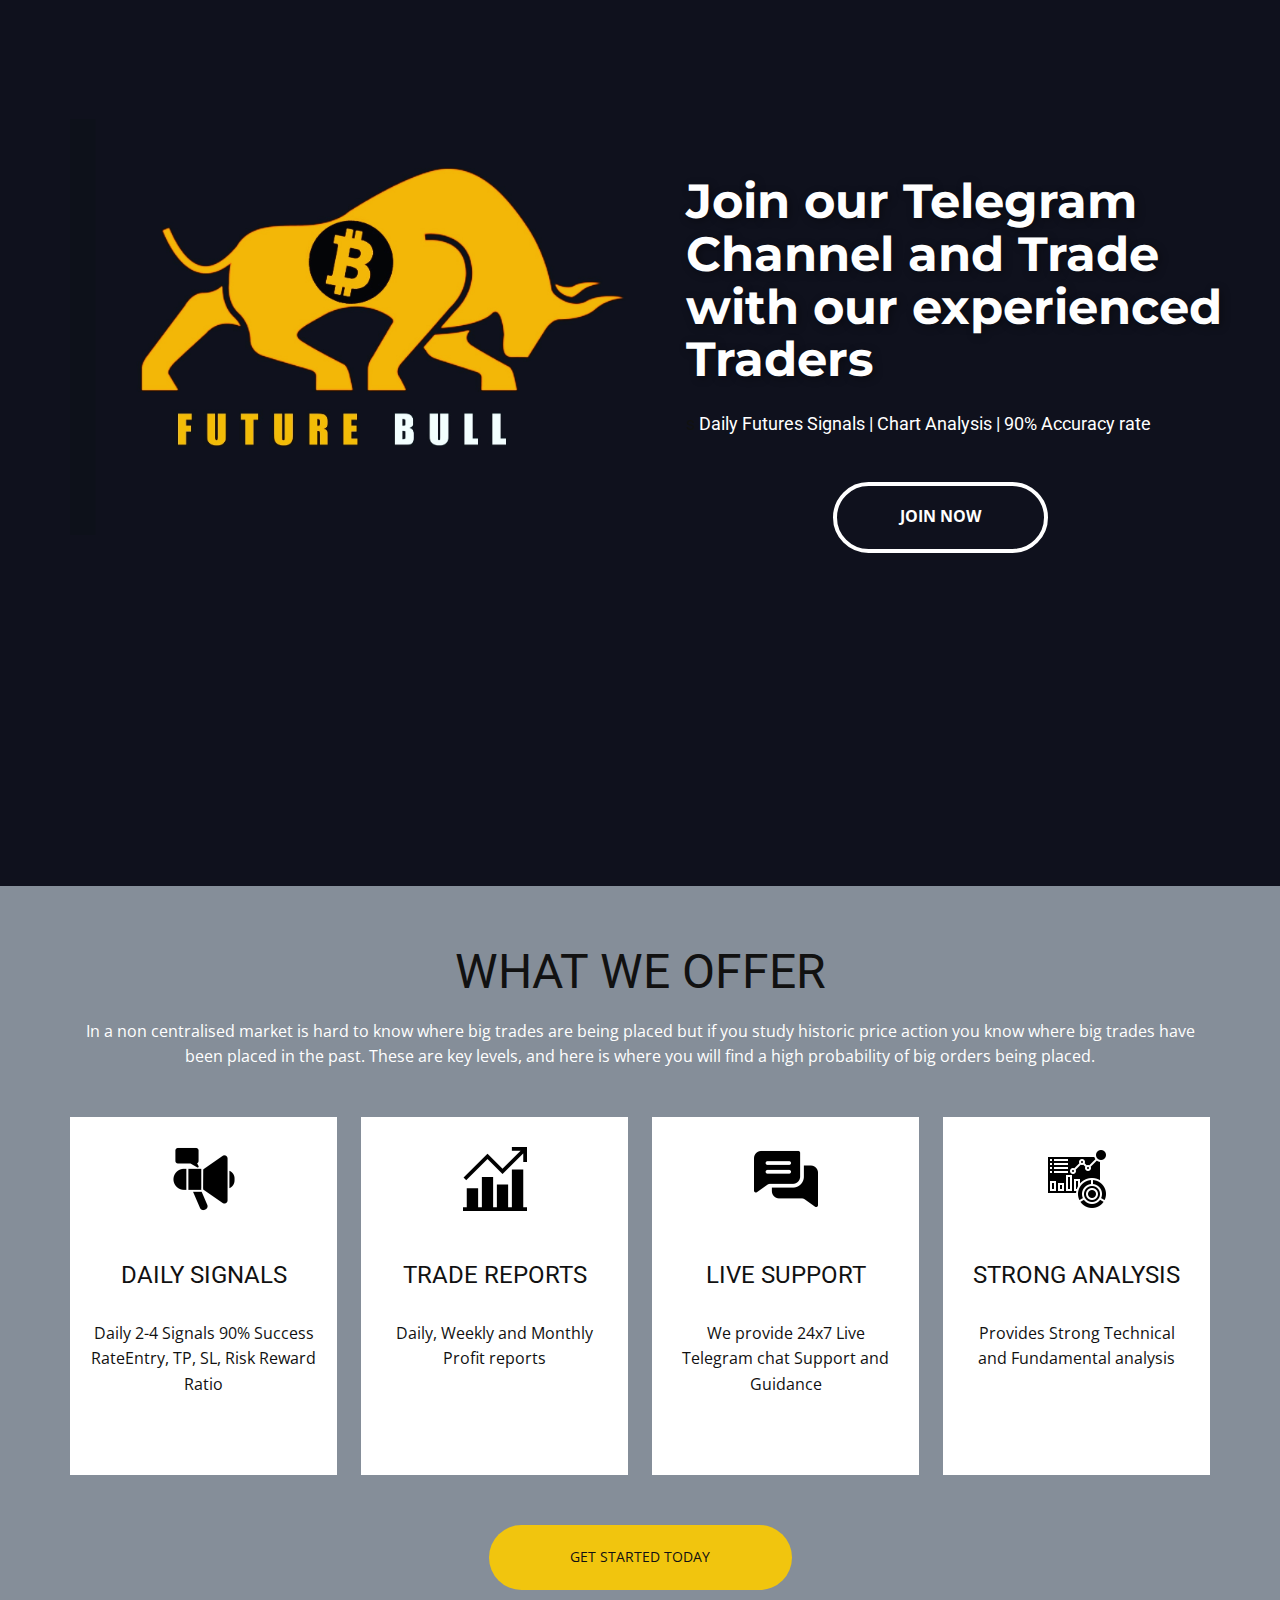
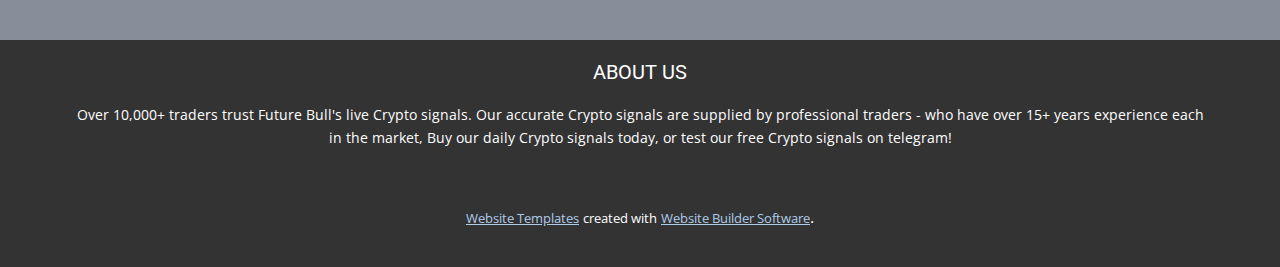
<file: Future-Bull-Signals.html>
<!DOCTYPE html>
<html style="font-size: 16px;">
  <head>
    <meta name="viewport" content="width=device-width, initial-scale=1.0">
    <meta charset="utf-8">
    <meta name="keywords" content="​Join our Tele​gram Channel and Trade with our ​experienced Traders, WHAT WE OFFER">
    <meta name="description" content="">
    <meta name="page_type" content="np-template-header-footer-from-plugin">
    <title>Future Bull Signals</title>
    <link rel="stylesheet" href="nicepage.css" media="screen">
<link rel="stylesheet" href="Future-Bull-Signals.css" media="screen">
    <script class="u-script" type="text/javascript" src="jquery.js" defer=""></script>
    <script class="u-script" type="text/javascript" src="nicepage.js" defer=""></script>
    <meta name="generator" content="Nicepage 4.7.1, nicepage.com">
    <link id="u-theme-google-font" rel="stylesheet" href="https://fonts.googleapis.com/css?family=Roboto:100,100i,300,300i,400,400i,500,500i,700,700i,900,900i|Open+Sans:300,300i,400,400i,500,500i,600,600i,700,700i,800,800i">
    <link id="u-page-google-font" rel="stylesheet" href="https://fonts.googleapis.com/css?family=Montserrat:100,100i,200,200i,300,300i,400,400i,500,500i,600,600i,700,700i,800,800i,900,900i">
    
    
    
    <script type="application/ld+json">{
		"@context": "http://schema.org",
		"@type": "Organization",
		"name": ""
}</script>
    <meta name="theme-color" content="#478ac9">
    <meta property="og:title" content="Future Bull Signals">
    <meta property="og:type" content="website">
  </head>
  <body class="u-body u-overlap u-xl-mode"><header class="u-clearfix u-header u-header" id="sec-7550"><div class="u-clearfix u-sheet u-sheet-1"></div></header>
    <section class="u-align-right u-clearfix u-image u-section-1" id="carousel_a8ab" src="" data-image-width="1280" data-image-height="1280">
      <div class="u-clearfix u-sheet u-sheet-1">
        <img class="u-image u-image-1" src="images/IMG_20220317_213809_849.jpg" data-image-width="1577" data-image-height="1577">
        <h2 class="u-align-center-md u-align-center-sm u-align-center-xs u-align-left-lg u-align-left-xl u-text u-text-body-alt-color u-text-1"> Join our Tele​gram Channel and Trade with our ​experienced Traders</h2>
        <h6 class="u-align-left u-text u-text-2">s<span class="u-text-body-alt-color"> Daily Futures Signals | Chart Analysis | 90% Accuracy rate</span>
        </h6>
        <a href="https://t.me/futurebullsignals" class="u-active-white u-border-4 u-border-white u-btn u-btn-round u-button-style u-hover-white u-none u-radius-50 u-text-active-black u-text-body-alt-color u-text-hover-black u-btn-1">join now</a>
      </div>
    </section>
    <section class="u-align-center u-clearfix u-palette-5-dark-1 u-section-2" id="sec-d278">
      <div class="u-clearfix u-sheet u-sheet-1">
        <h1 class="u-text u-text-body-color u-text-default u-text-1">WHAT WE OFFER</h1>
        <p class="u-text u-text-default u-text-2">In a non centralised market is hard to know where big trades are being placed but if you study historic price action you know where big trades have been placed in the past. These are key levels, and here is where you will find a high probability of big orders being placed.</p>
        <div class="u-expanded-width u-list u-list-1">
          <div class="u-repeater u-repeater-1">
            <div class="u-align-center u-container-style u-list-item u-repeater-item u-video-cover u-white u-list-item-1">
              <div class="u-container-layout u-similar-container u-valign-top u-container-layout-1"><span class="u-file-icon u-icon u-icon-1"><img src="images/7128336.png" alt=""></span>
                <h4 class="u-text u-text-default u-text-3">DAILY SIGNALS</h4>
                <p class="u-text u-text-4"> Daily 2-4 Signals 90% Success RateEntry, TP, SL, Risk Reward Ratio</p>
              </div>
            </div>
            <div class="u-align-center u-container-style u-list-item u-repeater-item u-video-cover u-white u-list-item-2">
              <div class="u-container-layout u-similar-container u-valign-top u-container-layout-2"><span class="u-file-icon u-icon u-icon-2"><img src="images/3121571.png" alt=""></span>
                <h4 class="u-text u-text-default u-text-5">TRADE REPORTS</h4>
                <p class="u-text u-text-6">Daily, Weekly and Monthly Profit reports</p>
              </div>
            </div>
            <div class="u-align-center u-container-style u-list-item u-repeater-item u-video-cover u-white u-list-item-3">
              <div class="u-container-layout u-similar-container u-valign-top u-container-layout-3"><span class="u-file-icon u-icon u-icon-3"><img src="images/3721843.png" alt=""></span>
                <h4 class="u-text u-text-default u-text-7">LIVE SUPPORT</h4>
                <p class="u-text u-text-8">We provide 24x7 Live Telegram chat Support and Guidance</p>
              </div>
            </div>
            <div class="u-align-center u-container-style u-list-item u-repeater-item u-video-cover u-white u-list-item-4">
              <div class="u-container-layout u-similar-container u-valign-top u-container-layout-4"><span class="u-file-icon u-icon u-icon-4"><img src="images/2329093.png" alt=""></span>
                <h4 class="u-text u-text-default u-text-9">STRONG ANALYSIS</h4>
                <p class="u-text u-text-10">Provides Strong Technical and Fundamental analysis</p>
              </div>
            </div>
          </div>
        </div>
        <a href="https://t.me/futurebullsignals" class="u-border-none u-btn u-btn-round u-button-style u-hover-black u-palette-3-base u-radius-50 u-btn-1">Get started today</a>
      </div>
    </section>
    
    
    <footer class="u-align-center u-clearfix u-footer u-grey-80 u-footer" id="sec-1186"><div class="u-clearfix u-sheet u-sheet-1">
        <h5 class="u-text u-text-1">ABOUT US</h5>
        <p class="u-hidden-xs u-small-text u-text u-text-variant u-text-2"> Over 10,000+ traders trust Future Bull's live Crypto signals. Our accurate Crypto signals are supplied by professional traders - who have over 15+ years experience each in the market, Buy our daily Crypto signals today, or test our free Crypto signals on telegram!</p>
      </div></footer>
    <section class="u-backlink u-clearfix u-grey-80">
      <a class="u-link" href="https://nicepage.com/website-templates" target="_blank">
        <span>Website Templates</span>
      </a>
      <p class="u-text">
        <span>created with</span>
      </p>
      <a class="u-link" href="" target="_blank">
        <span>Website Builder Software</span>
      </a>. 
    </section>
  </body>
</html>
</file>
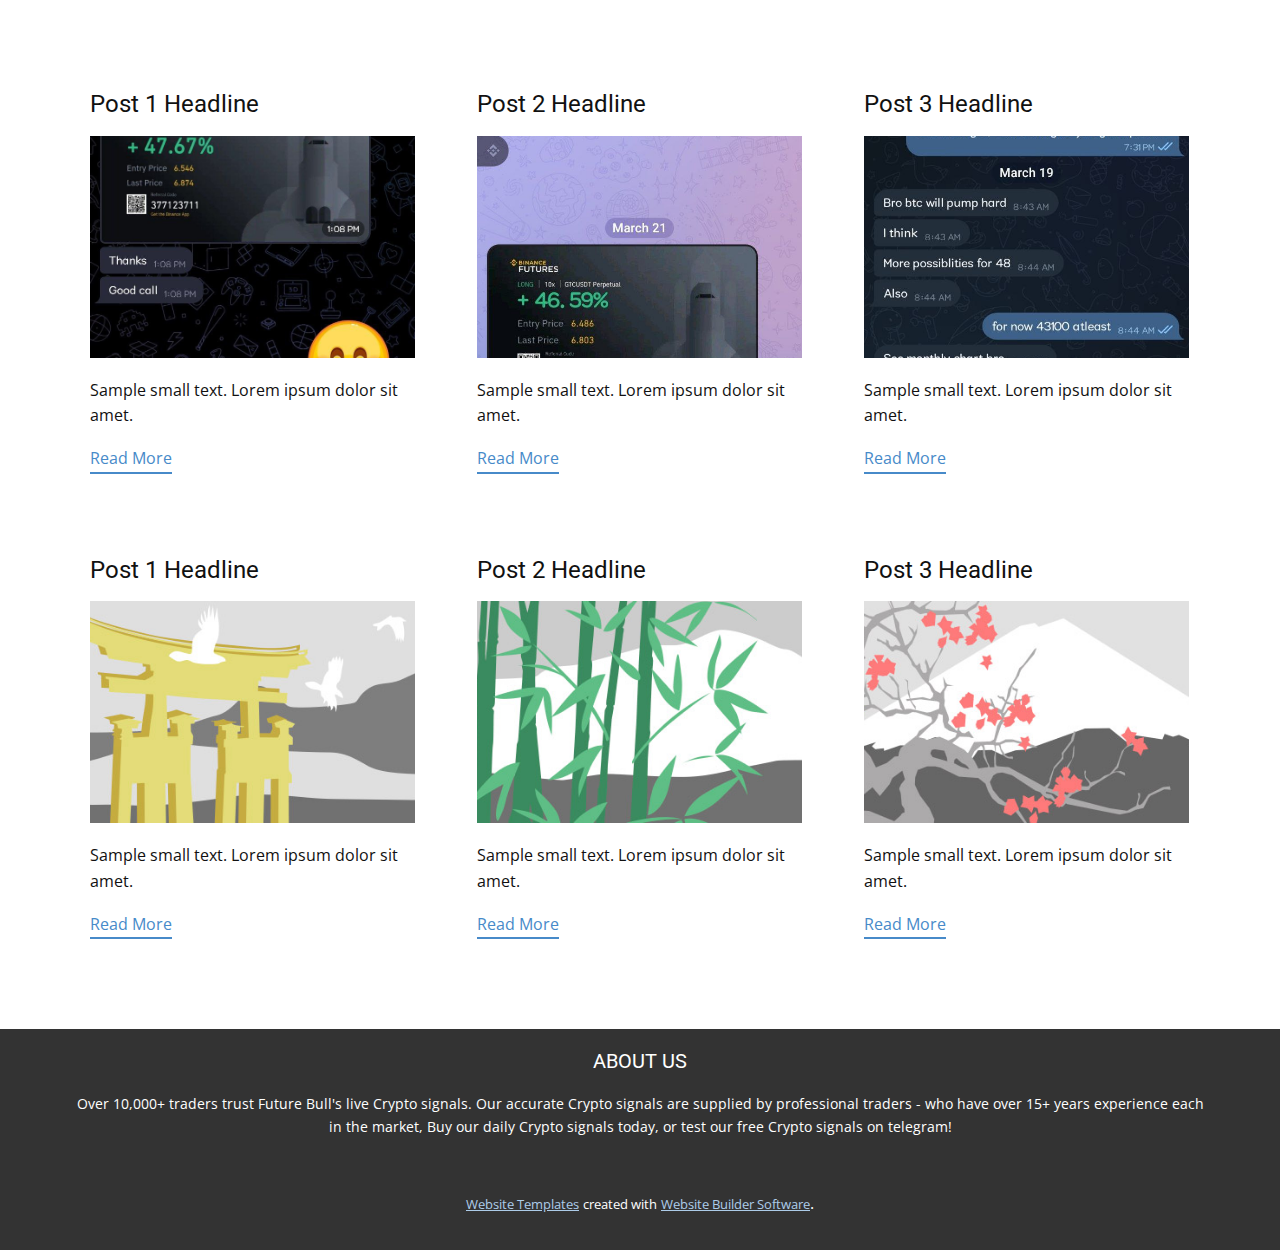
<file: blog/blog.html>
<html style="font-size: 16px;"><head>
    <meta name="viewport" content="width=device-width, initial-scale=1.0">
    <meta charset="utf-8">
    <meta name="keywords" content="">
    <meta name="description" content="">
    <meta name="page_type" content="np-template-header-footer-from-plugin">
    <title>Blog Template</title>
    <link rel="stylesheet" href="../nicepage.css" media="screen">
<link rel="stylesheet" href="../Blog-Template.css" media="screen">
    <script class="u-script" type="text/javascript" src="../jquery.js" defer=""></script>
    <script class="u-script" type="text/javascript" src="../nicepage.js" defer=""></script>
    <meta name="generator" content="Nicepage 4.7.1, nicepage.com">
    <link id="u-theme-google-font" rel="stylesheet" href="https://fonts.googleapis.com/css?family=Roboto:100,100i,300,300i,400,400i,500,500i,700,700i,900,900i|Open+Sans:300,300i,400,400i,500,500i,600,600i,700,700i,800,800i">
    
    
    <script type="application/ld+json">{
		"@context": "http://schema.org",
		"@type": "Organization",
		"name": ""
}</script>
    <meta name="theme-color" content="#478ac9">
  </head>
  <body class="u-body u-xl-mode"><header class="u-clearfix u-header u-header" id="sec-7550"><div class="u-clearfix u-sheet u-sheet-1"></div></header>
    <section class="u-clearfix u-section-1" id="sec-9ece">
      <div class="u-clearfix u-sheet u-valign-middle u-sheet-1"><!--blog--><!--blog_options_json--><!--{"type":"Recent","source":"","tags":"","count":""}--><!--/blog_options_json-->
        <div class="u-blog u-expanded-width u-repeater u-repeater-1"><!--blog_post-->
          <div class="u-blog-post u-container-style u-repeater-item u-white u-repeater-item-1">
            <div class="u-container-layout u-similar-container u-valign-top u-container-layout-1"><!--blog_post_header-->
              <h4 class="u-blog-control u-text u-text-1">
                <a class="u-post-header-link" href="../blog/post-5.html"><!--blog_post_header_content-->Post 1 Headline<!--/blog_post_header_content--></a>
              </h4><!--/blog_post_header--><!--blog_post_image-->
              <a class="u-post-header-link" href="../blog/post-5.html"><img alt="" class="u-blog-control u-expanded-width u-image u-image-default u-image-1" src="../images/photo_2022-03-21_06-48-39.jpg"></a><!--/blog_post_image--><!--blog_post_content-->
              <div class="u-blog-control u-post-content u-text u-text-2 fr-view">Sample small text. Lorem ipsum dolor sit amet.</div><!--/blog_post_content--><!--blog_post_readmore-->
              <a href="../blog/post-5.html" class="u-blog-control u-border-2 u-border-palette-1-base u-btn u-btn-rectangle u-button-style u-none u-btn-1"><!--blog_post_readmore_content--><!--options_json--><!--{"content":"","defaultValue":"Read More"}--><!--/options_json-->Read More<!--/blog_post_readmore_content--></a><!--/blog_post_readmore-->
            </div>
          </div><div class="u-blog-post u-container-style u-repeater-item u-video-cover u-white">
            <div class="u-container-layout u-similar-container u-valign-top u-container-layout-2"><!--blog_post_header-->
              <h4 class="u-blog-control u-text u-text-3">
                <a class="u-post-header-link" href="../blog/post-4.html"><!--blog_post_header_content-->Post 2 Headline<!--/blog_post_header_content--></a>
              </h4><!--/blog_post_header--><!--blog_post_image-->
              <a class="u-post-header-link" href="../blog/post-4.html"><img alt="" class="u-blog-control u-expanded-width u-image u-image-default u-image-2" src="../images/photo_2022-03-21_06-48-45.jpg"></a><!--/blog_post_image--><!--blog_post_content-->
              <div class="u-blog-control u-post-content u-text u-text-4 fr-view">Sample small text. Lorem ipsum dolor sit amet.</div><!--/blog_post_content--><!--blog_post_readmore-->
              <a href="../blog/post-4.html" class="u-blog-control u-border-2 u-border-palette-1-base u-btn u-btn-rectangle u-button-style u-none u-btn-2"><!--blog_post_readmore_content--><!--options_json--><!--{"content":"","defaultValue":"Read More"}--><!--/options_json-->Read More<!--/blog_post_readmore_content--></a><!--/blog_post_readmore-->
            </div>
          </div><div class="u-blog-post u-container-style u-repeater-item u-video-cover u-white">
            <div class="u-container-layout u-similar-container u-valign-top u-container-layout-3"><!--blog_post_header-->
              <h4 class="u-blog-control u-text u-text-5">
                <a class="u-post-header-link" href="../blog/post-3.html"><!--blog_post_header_content-->Post 3 Headline<!--/blog_post_header_content--></a>
              </h4><!--/blog_post_header--><!--blog_post_image-->
              <a class="u-post-header-link" href="../blog/post-3.html"><img alt="" class="u-blog-control u-expanded-width u-image u-image-default u-image-3" src="../images/photo_2022-03-21_06-50-36.jpg"></a><!--/blog_post_image--><!--blog_post_content-->
              <div class="u-blog-control u-post-content u-text u-text-6 fr-view">Sample small text. Lorem ipsum dolor sit amet.</div><!--/blog_post_content--><!--blog_post_readmore-->
              <a href="../blog/post-3.html" class="u-blog-control u-border-2 u-border-palette-1-base u-btn u-btn-rectangle u-button-style u-none u-btn-3"><!--blog_post_readmore_content--><!--options_json--><!--{"content":"","defaultValue":"Read More"}--><!--/options_json-->Read More<!--/blog_post_readmore_content--></a><!--/blog_post_readmore-->
            </div>
          </div><div class="u-blog-post u-container-style u-repeater-item u-white u-repeater-item-1">
            <div class="u-container-layout u-similar-container u-valign-top u-container-layout-1"><!--blog_post_header-->
              <h4 class="u-blog-control u-text u-text-1">
                <a class="u-post-header-link" href="../blog/post-2.html"><!--blog_post_header_content-->Post 1 Headline<!--/blog_post_header_content--></a>
              </h4><!--/blog_post_header--><!--blog_post_image-->
              <a class="u-post-header-link" href="../blog/post-2.html"><img alt="" class="u-blog-control u-expanded-width u-image u-image-default u-image-1" src="[data-uri]"></a><!--/blog_post_image--><!--blog_post_content-->
              <div class="u-blog-control u-post-content u-text u-text-2 fr-view">Sample small text. Lorem ipsum dolor sit amet.</div><!--/blog_post_content--><!--blog_post_readmore-->
              <a href="../blog/post-2.html" class="u-blog-control u-border-2 u-border-palette-1-base u-btn u-btn-rectangle u-button-style u-none u-btn-1"><!--blog_post_readmore_content--><!--options_json--><!--{"content":"","defaultValue":"Read More"}--><!--/options_json-->Read More<!--/blog_post_readmore_content--></a><!--/blog_post_readmore-->
            </div>
          </div><div class="u-blog-post u-container-style u-repeater-item u-video-cover u-white">
            <div class="u-container-layout u-similar-container u-valign-top u-container-layout-2"><!--blog_post_header-->
              <h4 class="u-blog-control u-text u-text-3">
                <a class="u-post-header-link" href="../blog/post-1.html"><!--blog_post_header_content-->Post 2 Headline<!--/blog_post_header_content--></a>
              </h4><!--/blog_post_header--><!--blog_post_image-->
              <a class="u-post-header-link" href="../blog/post-1.html"><img alt="" class="u-blog-control u-expanded-width u-image u-image-default u-image-2" src="[data-uri]"></a><!--/blog_post_image--><!--blog_post_content-->
              <div class="u-blog-control u-post-content u-text u-text-4 fr-view">Sample small text. Lorem ipsum dolor sit amet.</div><!--/blog_post_content--><!--blog_post_readmore-->
              <a href="../blog/post-1.html" class="u-blog-control u-border-2 u-border-palette-1-base u-btn u-btn-rectangle u-button-style u-none u-btn-2"><!--blog_post_readmore_content--><!--options_json--><!--{"content":"","defaultValue":"Read More"}--><!--/options_json-->Read More<!--/blog_post_readmore_content--></a><!--/blog_post_readmore-->
            </div>
          </div><div class="u-blog-post u-container-style u-repeater-item u-video-cover u-white">
            <div class="u-container-layout u-similar-container u-valign-top u-container-layout-3"><!--blog_post_header-->
              <h4 class="u-blog-control u-text u-text-5">
                <a class="u-post-header-link" href="../blog/post.html"><!--blog_post_header_content-->Post 3 Headline<!--/blog_post_header_content--></a>
              </h4><!--/blog_post_header--><!--blog_post_image-->
              <a class="u-post-header-link" href="../blog/post.html"><img alt="" class="u-blog-control u-expanded-width u-image u-image-default u-image-3" src="[data-uri]"></a><!--/blog_post_image--><!--blog_post_content-->
              <div class="u-blog-control u-post-content u-text u-text-6 fr-view">Sample small text. Lorem ipsum dolor sit amet.</div><!--/blog_post_content--><!--blog_post_readmore-->
              <a href="../blog/post.html" class="u-blog-control u-border-2 u-border-palette-1-base u-btn u-btn-rectangle u-button-style u-none u-btn-3"><!--blog_post_readmore_content--><!--options_json--><!--{"content":"","defaultValue":"Read More"}--><!--/options_json-->Read More<!--/blog_post_readmore_content--></a><!--/blog_post_readmore-->
            </div>
          </div><!--/blog_post--><!--blog_post-->
          <!--/blog_post--><!--blog_post-->
          <!--/blog_post-->
        </div><!--/blog-->
      </div>
    </section>
    
    
    <footer class="u-align-center u-clearfix u-footer u-grey-80 u-footer" id="sec-1186"><div class="u-clearfix u-sheet u-sheet-1">
        <h5 class="u-text u-text-1">ABOUT US</h5>
        <p class="u-hidden-xs u-small-text u-text u-text-variant u-text-2"> Over 10,000+ traders trust Future Bull's live Crypto signals. Our accurate Crypto signals are supplied by professional traders - who have over 15+ years experience each in the market, Buy our daily Crypto signals today, or test our free Crypto signals on telegram!</p>
      </div></footer>
    <section class="u-backlink u-clearfix u-grey-80">
      <a class="u-link" href="https://nicepage.com/website-templates" target="_blank">
        <span>Website Templates</span>
      </a>
      <p class="u-text">
        <span>created with</span>
      </p>
      <a class="u-link" href="" target="_blank">
        <span>Website Builder Software</span>
      </a>. 
    </section>
  
</body></html>
</file>
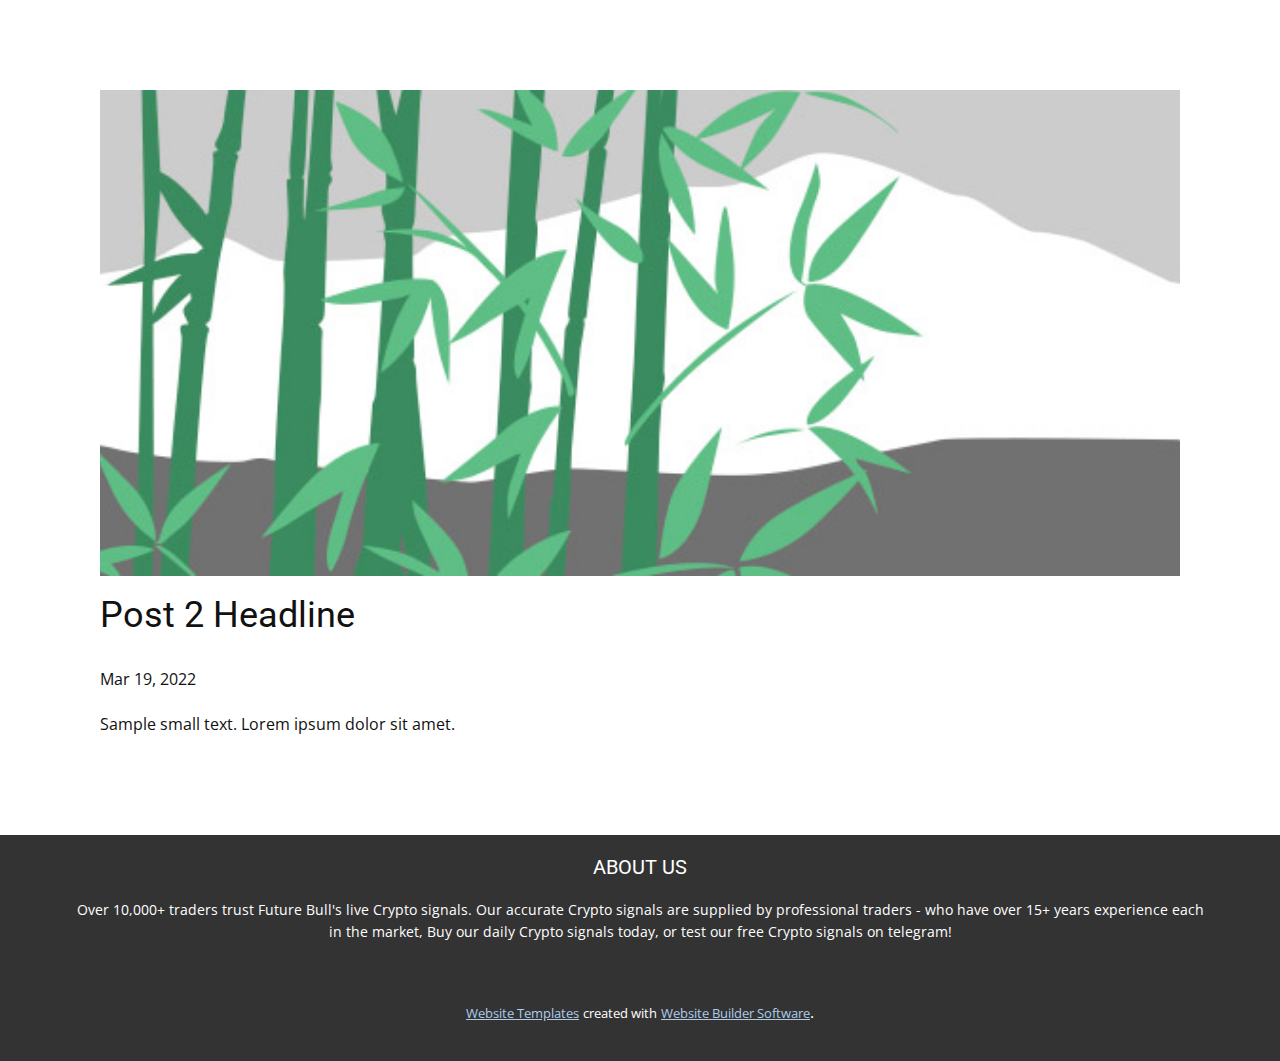
<file: blog/post-1.html>
<!doctype html>
<html style="font-size: 16px;"><head>
    <meta name="viewport" content="width=device-width, initial-scale=1.0">
    <meta charset="utf-8">
    <meta name="keywords" content="Post 1 Headline">
    <meta name="description" content="">
    <meta name="page_type" content="np-template-header-footer-from-plugin">
    <title>Post 2 Headline</title>
    <link rel="stylesheet" href="../nicepage.css" media="screen">
<link rel="stylesheet" href="../Post-Template.css" media="screen">
    <script class="u-script" type="text/javascript" src="../jquery.js" defer=""></script>
    <script class="u-script" type="text/javascript" src="../nicepage.js" defer=""></script>
    <meta name="generator" content="Nicepage 4.7.1, nicepage.com">
    <link id="u-theme-google-font" rel="stylesheet" href="https://fonts.googleapis.com/css?family=Roboto:100,100i,300,300i,400,400i,500,500i,700,700i,900,900i|Open+Sans:300,300i,400,400i,500,500i,600,600i,700,700i,800,800i">
    
    
    <script type="application/ld+json">{
		"@context": "http://schema.org",
		"@type": "Organization",
		"name": ""
}</script>
    <meta name="theme-color" content="#478ac9">
  </head>
  <body class="u-body u-xl-mode"><header class="u-clearfix u-header u-header" id="sec-7550"><div class="u-clearfix u-sheet u-sheet-1"></div></header>
    <section class="u-align-center u-clearfix u-section-1" id="sec-e4a9">
      <div class="u-clearfix u-sheet u-valign-middle-md u-valign-middle-sm u-valign-middle-xs u-sheet-1"><!--post_details--><!--post_details_options_json--><!--{"source":""}--><!--/post_details_options_json--><!--blog_post-->
        <div class="u-container-style u-expanded-width u-post-details u-post-details-1">
          <div class="u-container-layout u-valign-middle u-container-layout-1"><!--blog_post_image-->
            <img alt="" class="u-blog-control u-expanded-width u-image u-image-default u-image-1" src="[data-uri]"><!--/blog_post_image--><!--blog_post_header-->
            <h2 class="u-blog-control u-text u-text-1">Post 2 Headline</h2><!--/blog_post_header--><!--blog_post_metadata-->
            <div class="u-blog-control u-metadata u-metadata-1"><!--blog_post_metadata_date-->
              <span class="u-meta-date u-meta-icon">Mar 19, 2022</span><!--/blog_post_metadata_date--><!--blog_post_metadata_category-->
              <!--/blog_post_metadata_category--><!--blog_post_metadata_comments-->
              <!--/blog_post_metadata_comments-->
            </div><!--/blog_post_metadata--><!--blog_post_content-->
            <div class="u-align-justify u-blog-control u-post-content u-text u-text-2 fr-view">
  Sample small text. Lorem ipsum dolor sit amet.
  </div><!--/blog_post_content-->
          </div>
        </div><!--/blog_post--><!--/post_details-->
      </div>
    </section>
    
    
    <footer class="u-align-center u-clearfix u-footer u-grey-80 u-footer" id="sec-1186"><div class="u-clearfix u-sheet u-sheet-1">
        <h5 class="u-text u-text-1">ABOUT US</h5>
        <p class="u-hidden-xs u-small-text u-text u-text-variant u-text-2"> Over 10,000+ traders trust Future Bull's live Crypto signals. Our accurate Crypto signals are supplied by professional traders - who have over 15+ years experience each in the market, Buy our daily Crypto signals today, or test our free Crypto signals on telegram!</p>
      </div></footer>
    <section class="u-backlink u-clearfix u-grey-80">
      <a class="u-link" href="https://nicepage.com/website-templates" target="_blank">
        <span>Website Templates</span>
      </a>
      <p class="u-text">
        <span>created with</span>
      </p>
      <a class="u-link" href="" target="_blank">
        <span>Website Builder Software</span>
      </a>. 
    </section>
  
</body></html>
</file>
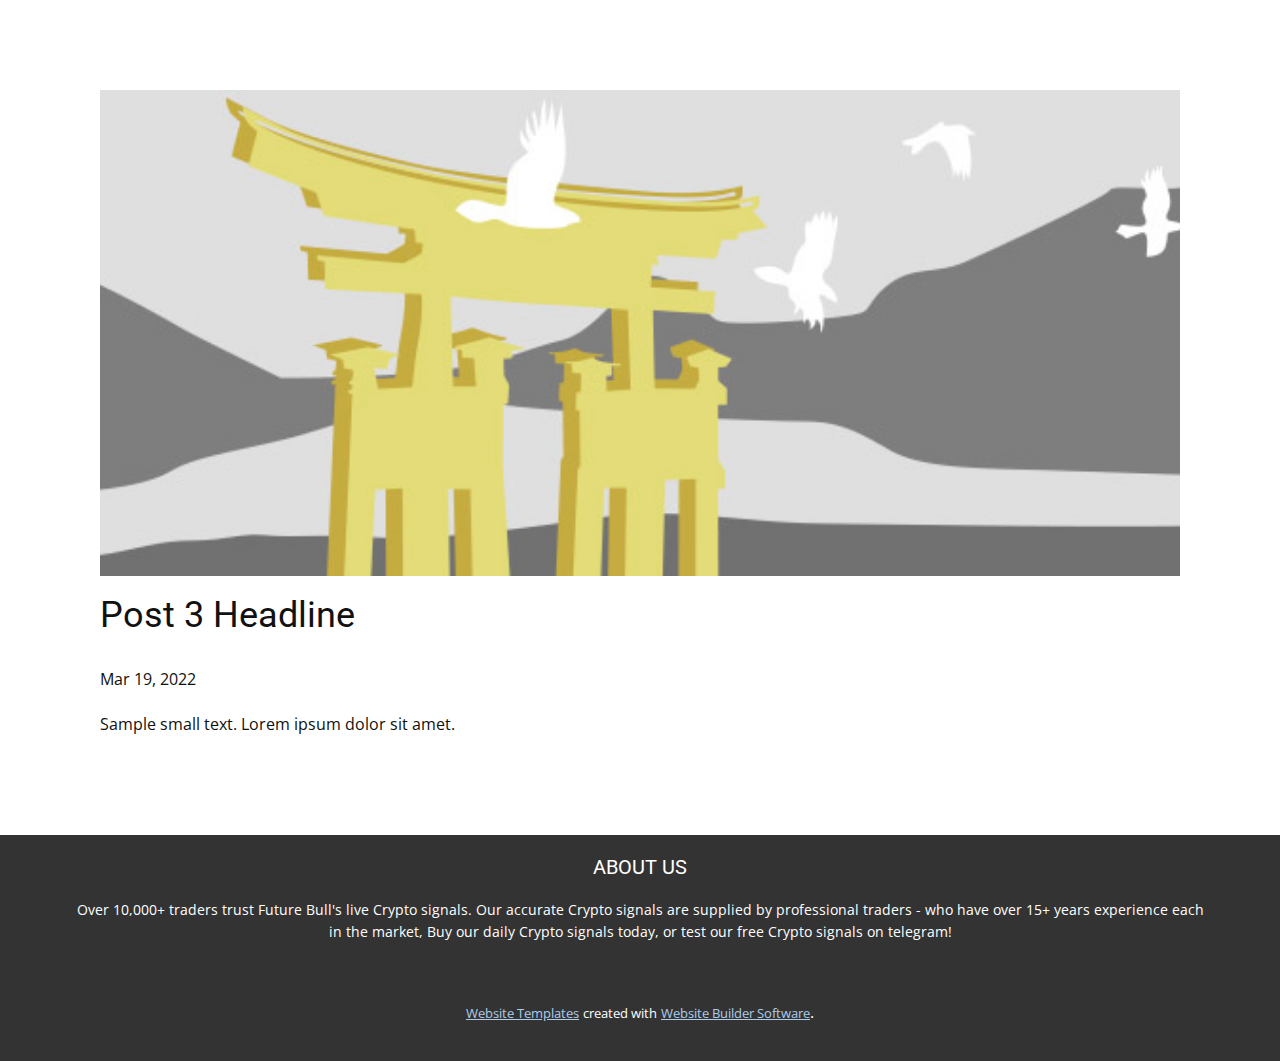
<file: blog/post-2.html>
<!doctype html>
<html style="font-size: 16px;"><head>
    <meta name="viewport" content="width=device-width, initial-scale=1.0">
    <meta charset="utf-8">
    <meta name="keywords" content="Post 1 Headline">
    <meta name="description" content="">
    <meta name="page_type" content="np-template-header-footer-from-plugin">
    <title>Post 3 Headline</title>
    <link rel="stylesheet" href="../nicepage.css" media="screen">
<link rel="stylesheet" href="../Post-Template.css" media="screen">
    <script class="u-script" type="text/javascript" src="../jquery.js" defer=""></script>
    <script class="u-script" type="text/javascript" src="../nicepage.js" defer=""></script>
    <meta name="generator" content="Nicepage 4.7.1, nicepage.com">
    <link id="u-theme-google-font" rel="stylesheet" href="https://fonts.googleapis.com/css?family=Roboto:100,100i,300,300i,400,400i,500,500i,700,700i,900,900i|Open+Sans:300,300i,400,400i,500,500i,600,600i,700,700i,800,800i">
    
    
    <script type="application/ld+json">{
		"@context": "http://schema.org",
		"@type": "Organization",
		"name": ""
}</script>
    <meta name="theme-color" content="#478ac9">
  </head>
  <body class="u-body u-xl-mode"><header class="u-clearfix u-header u-header" id="sec-7550"><div class="u-clearfix u-sheet u-sheet-1"></div></header>
    <section class="u-align-center u-clearfix u-section-1" id="sec-e4a9">
      <div class="u-clearfix u-sheet u-valign-middle-md u-valign-middle-sm u-valign-middle-xs u-sheet-1"><!--post_details--><!--post_details_options_json--><!--{"source":""}--><!--/post_details_options_json--><!--blog_post-->
        <div class="u-container-style u-expanded-width u-post-details u-post-details-1">
          <div class="u-container-layout u-valign-middle u-container-layout-1"><!--blog_post_image-->
            <img alt="" class="u-blog-control u-expanded-width u-image u-image-default u-image-1" src="[data-uri]"><!--/blog_post_image--><!--blog_post_header-->
            <h2 class="u-blog-control u-text u-text-1">Post 3 Headline</h2><!--/blog_post_header--><!--blog_post_metadata-->
            <div class="u-blog-control u-metadata u-metadata-1"><!--blog_post_metadata_date-->
              <span class="u-meta-date u-meta-icon">Mar 19, 2022</span><!--/blog_post_metadata_date--><!--blog_post_metadata_category-->
              <!--/blog_post_metadata_category--><!--blog_post_metadata_comments-->
              <!--/blog_post_metadata_comments-->
            </div><!--/blog_post_metadata--><!--blog_post_content-->
            <div class="u-align-justify u-blog-control u-post-content u-text u-text-2 fr-view">
  Sample small text. Lorem ipsum dolor sit amet.
  </div><!--/blog_post_content-->
          </div>
        </div><!--/blog_post--><!--/post_details-->
      </div>
    </section>
    
    
    <footer class="u-align-center u-clearfix u-footer u-grey-80 u-footer" id="sec-1186"><div class="u-clearfix u-sheet u-sheet-1">
        <h5 class="u-text u-text-1">ABOUT US</h5>
        <p class="u-hidden-xs u-small-text u-text u-text-variant u-text-2"> Over 10,000+ traders trust Future Bull's live Crypto signals. Our accurate Crypto signals are supplied by professional traders - who have over 15+ years experience each in the market, Buy our daily Crypto signals today, or test our free Crypto signals on telegram!</p>
      </div></footer>
    <section class="u-backlink u-clearfix u-grey-80">
      <a class="u-link" href="https://nicepage.com/website-templates" target="_blank">
        <span>Website Templates</span>
      </a>
      <p class="u-text">
        <span>created with</span>
      </p>
      <a class="u-link" href="" target="_blank">
        <span>Website Builder Software</span>
      </a>. 
    </section>
  
</body></html>
</file>
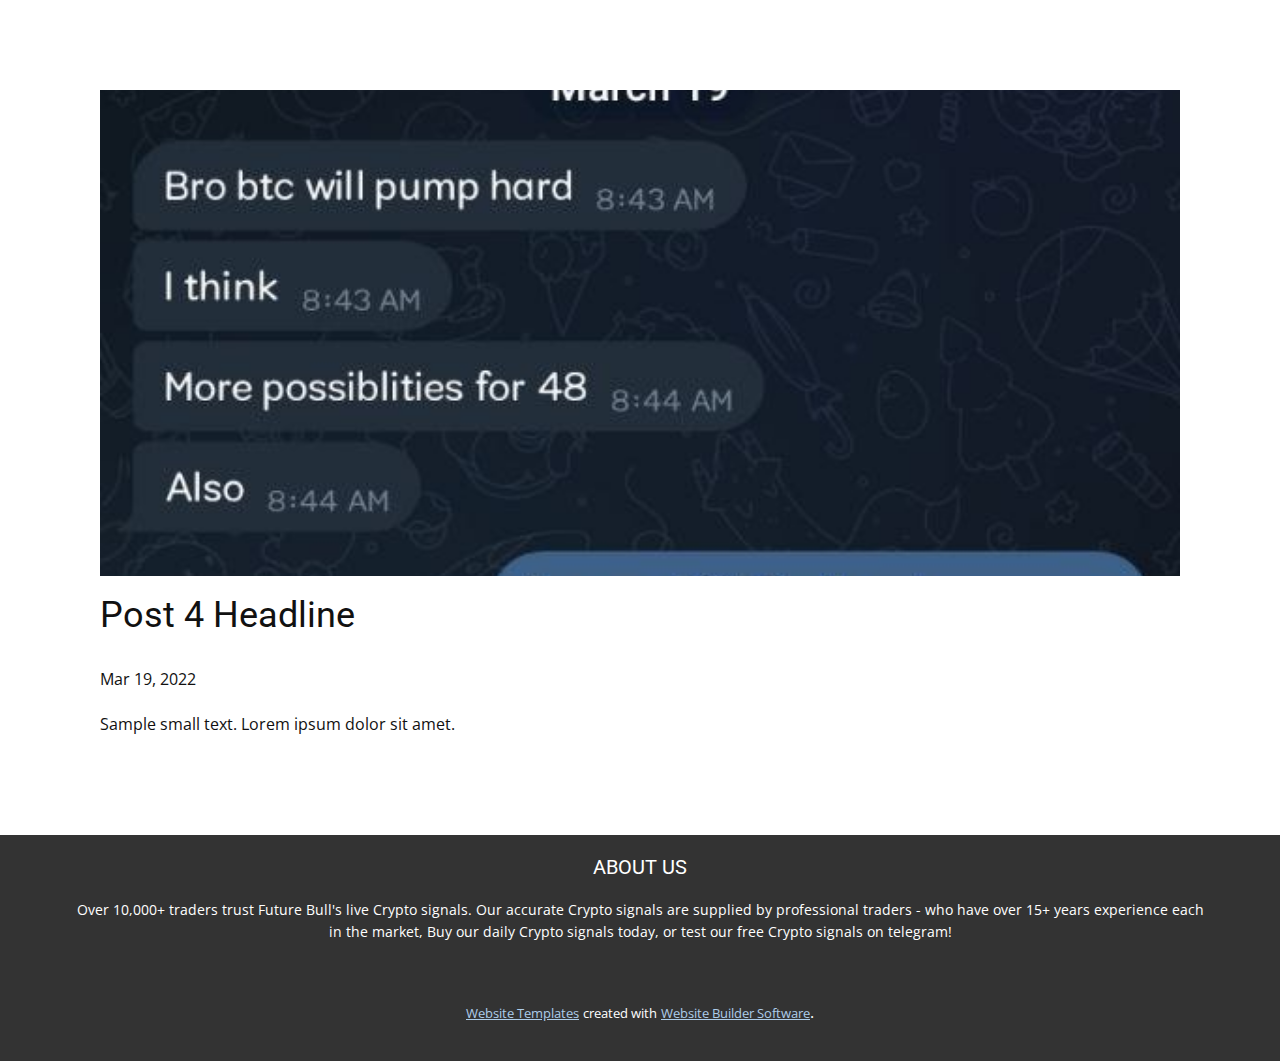
<file: blog/post-3.html>
<!doctype html>
<html style="font-size: 16px;"><head>
    <meta name="viewport" content="width=device-width, initial-scale=1.0">
    <meta charset="utf-8">
    <meta name="keywords" content="Post 1 Headline">
    <meta name="description" content="">
    <meta name="page_type" content="np-template-header-footer-from-plugin">
    <title>Post 4 Headline</title>
    <link rel="stylesheet" href="../nicepage.css" media="screen">
<link rel="stylesheet" href="../Post-Template.css" media="screen">
    <script class="u-script" type="text/javascript" src="../jquery.js" defer=""></script>
    <script class="u-script" type="text/javascript" src="../nicepage.js" defer=""></script>
    <meta name="generator" content="Nicepage 4.7.1, nicepage.com">
    <link id="u-theme-google-font" rel="stylesheet" href="https://fonts.googleapis.com/css?family=Roboto:100,100i,300,300i,400,400i,500,500i,700,700i,900,900i|Open+Sans:300,300i,400,400i,500,500i,600,600i,700,700i,800,800i">
    
    
    <script type="application/ld+json">{
		"@context": "http://schema.org",
		"@type": "Organization",
		"name": ""
}</script>
    <meta name="theme-color" content="#478ac9">
  </head>
  <body class="u-body u-xl-mode"><header class="u-clearfix u-header u-header" id="sec-7550"><div class="u-clearfix u-sheet u-sheet-1"></div></header>
    <section class="u-align-center u-clearfix u-section-1" id="sec-e4a9">
      <div class="u-clearfix u-sheet u-valign-middle-md u-valign-middle-sm u-valign-middle-xs u-sheet-1"><!--post_details--><!--post_details_options_json--><!--{"source":""}--><!--/post_details_options_json--><!--blog_post-->
        <div class="u-container-style u-expanded-width u-post-details u-post-details-1">
          <div class="u-container-layout u-valign-middle u-container-layout-1"><!--blog_post_image-->
            <img alt="" class="u-blog-control u-expanded-width u-image u-image-default u-image-1" src="../images/photo_2022-03-21_06-50-36.jpg"><!--/blog_post_image--><!--blog_post_header-->
            <h2 class="u-blog-control u-text u-text-1">Post 4 Headline</h2><!--/blog_post_header--><!--blog_post_metadata-->
            <div class="u-blog-control u-metadata u-metadata-1"><!--blog_post_metadata_date-->
              <span class="u-meta-date u-meta-icon">Mar 19, 2022</span><!--/blog_post_metadata_date--><!--blog_post_metadata_category-->
              <!--/blog_post_metadata_category--><!--blog_post_metadata_comments-->
              <!--/blog_post_metadata_comments-->
            </div><!--/blog_post_metadata--><!--blog_post_content-->
            <div class="u-align-justify u-blog-control u-post-content u-text u-text-2 fr-view">
  Sample small text. Lorem ipsum dolor sit amet.
  </div><!--/blog_post_content-->
          </div>
        </div><!--/blog_post--><!--/post_details-->
      </div>
    </section>
    
    
    <footer class="u-align-center u-clearfix u-footer u-grey-80 u-footer" id="sec-1186"><div class="u-clearfix u-sheet u-sheet-1">
        <h5 class="u-text u-text-1">ABOUT US</h5>
        <p class="u-hidden-xs u-small-text u-text u-text-variant u-text-2"> Over 10,000+ traders trust Future Bull's live Crypto signals. Our accurate Crypto signals are supplied by professional traders - who have over 15+ years experience each in the market, Buy our daily Crypto signals today, or test our free Crypto signals on telegram!</p>
      </div></footer>
    <section class="u-backlink u-clearfix u-grey-80">
      <a class="u-link" href="https://nicepage.com/website-templates" target="_blank">
        <span>Website Templates</span>
      </a>
      <p class="u-text">
        <span>created with</span>
      </p>
      <a class="u-link" href="" target="_blank">
        <span>Website Builder Software</span>
      </a>. 
    </section>
  
</body></html>
</file>
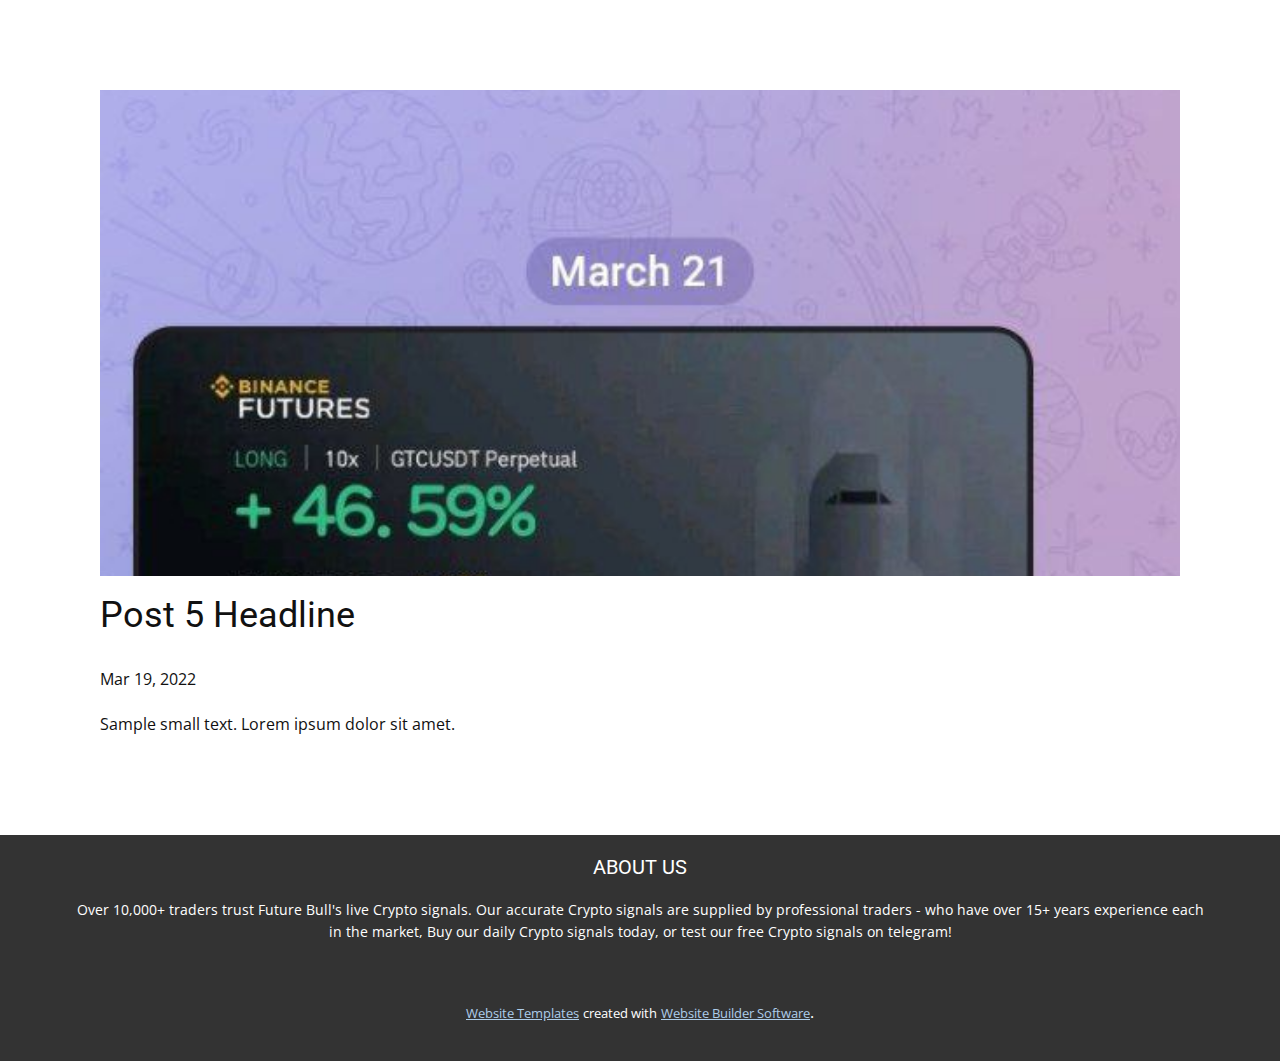
<file: blog/post-4.html>
<!doctype html>
<html style="font-size: 16px;"><head>
    <meta name="viewport" content="width=device-width, initial-scale=1.0">
    <meta charset="utf-8">
    <meta name="keywords" content="Post 1 Headline">
    <meta name="description" content="">
    <meta name="page_type" content="np-template-header-footer-from-plugin">
    <title>Post 5 Headline</title>
    <link rel="stylesheet" href="../nicepage.css" media="screen">
<link rel="stylesheet" href="../Post-Template.css" media="screen">
    <script class="u-script" type="text/javascript" src="../jquery.js" defer=""></script>
    <script class="u-script" type="text/javascript" src="../nicepage.js" defer=""></script>
    <meta name="generator" content="Nicepage 4.7.1, nicepage.com">
    <link id="u-theme-google-font" rel="stylesheet" href="https://fonts.googleapis.com/css?family=Roboto:100,100i,300,300i,400,400i,500,500i,700,700i,900,900i|Open+Sans:300,300i,400,400i,500,500i,600,600i,700,700i,800,800i">
    
    
    <script type="application/ld+json">{
		"@context": "http://schema.org",
		"@type": "Organization",
		"name": ""
}</script>
    <meta name="theme-color" content="#478ac9">
  </head>
  <body class="u-body u-xl-mode"><header class="u-clearfix u-header u-header" id="sec-7550"><div class="u-clearfix u-sheet u-sheet-1"></div></header>
    <section class="u-align-center u-clearfix u-section-1" id="sec-e4a9">
      <div class="u-clearfix u-sheet u-valign-middle-md u-valign-middle-sm u-valign-middle-xs u-sheet-1"><!--post_details--><!--post_details_options_json--><!--{"source":""}--><!--/post_details_options_json--><!--blog_post-->
        <div class="u-container-style u-expanded-width u-post-details u-post-details-1">
          <div class="u-container-layout u-valign-middle u-container-layout-1"><!--blog_post_image-->
            <img alt="" class="u-blog-control u-expanded-width u-image u-image-default u-image-1" src="../images/photo_2022-03-21_06-48-45.jpg"><!--/blog_post_image--><!--blog_post_header-->
            <h2 class="u-blog-control u-text u-text-1">Post 5 Headline</h2><!--/blog_post_header--><!--blog_post_metadata-->
            <div class="u-blog-control u-metadata u-metadata-1"><!--blog_post_metadata_date-->
              <span class="u-meta-date u-meta-icon">Mar 19, 2022</span><!--/blog_post_metadata_date--><!--blog_post_metadata_category-->
              <!--/blog_post_metadata_category--><!--blog_post_metadata_comments-->
              <!--/blog_post_metadata_comments-->
            </div><!--/blog_post_metadata--><!--blog_post_content-->
            <div class="u-align-justify u-blog-control u-post-content u-text u-text-2 fr-view">
  Sample small text. Lorem ipsum dolor sit amet.
  </div><!--/blog_post_content-->
          </div>
        </div><!--/blog_post--><!--/post_details-->
      </div>
    </section>
    
    
    <footer class="u-align-center u-clearfix u-footer u-grey-80 u-footer" id="sec-1186"><div class="u-clearfix u-sheet u-sheet-1">
        <h5 class="u-text u-text-1">ABOUT US</h5>
        <p class="u-hidden-xs u-small-text u-text u-text-variant u-text-2"> Over 10,000+ traders trust Future Bull's live Crypto signals. Our accurate Crypto signals are supplied by professional traders - who have over 15+ years experience each in the market, Buy our daily Crypto signals today, or test our free Crypto signals on telegram!</p>
      </div></footer>
    <section class="u-backlink u-clearfix u-grey-80">
      <a class="u-link" href="https://nicepage.com/website-templates" target="_blank">
        <span>Website Templates</span>
      </a>
      <p class="u-text">
        <span>created with</span>
      </p>
      <a class="u-link" href="" target="_blank">
        <span>Website Builder Software</span>
      </a>. 
    </section>
  
</body></html>
</file>
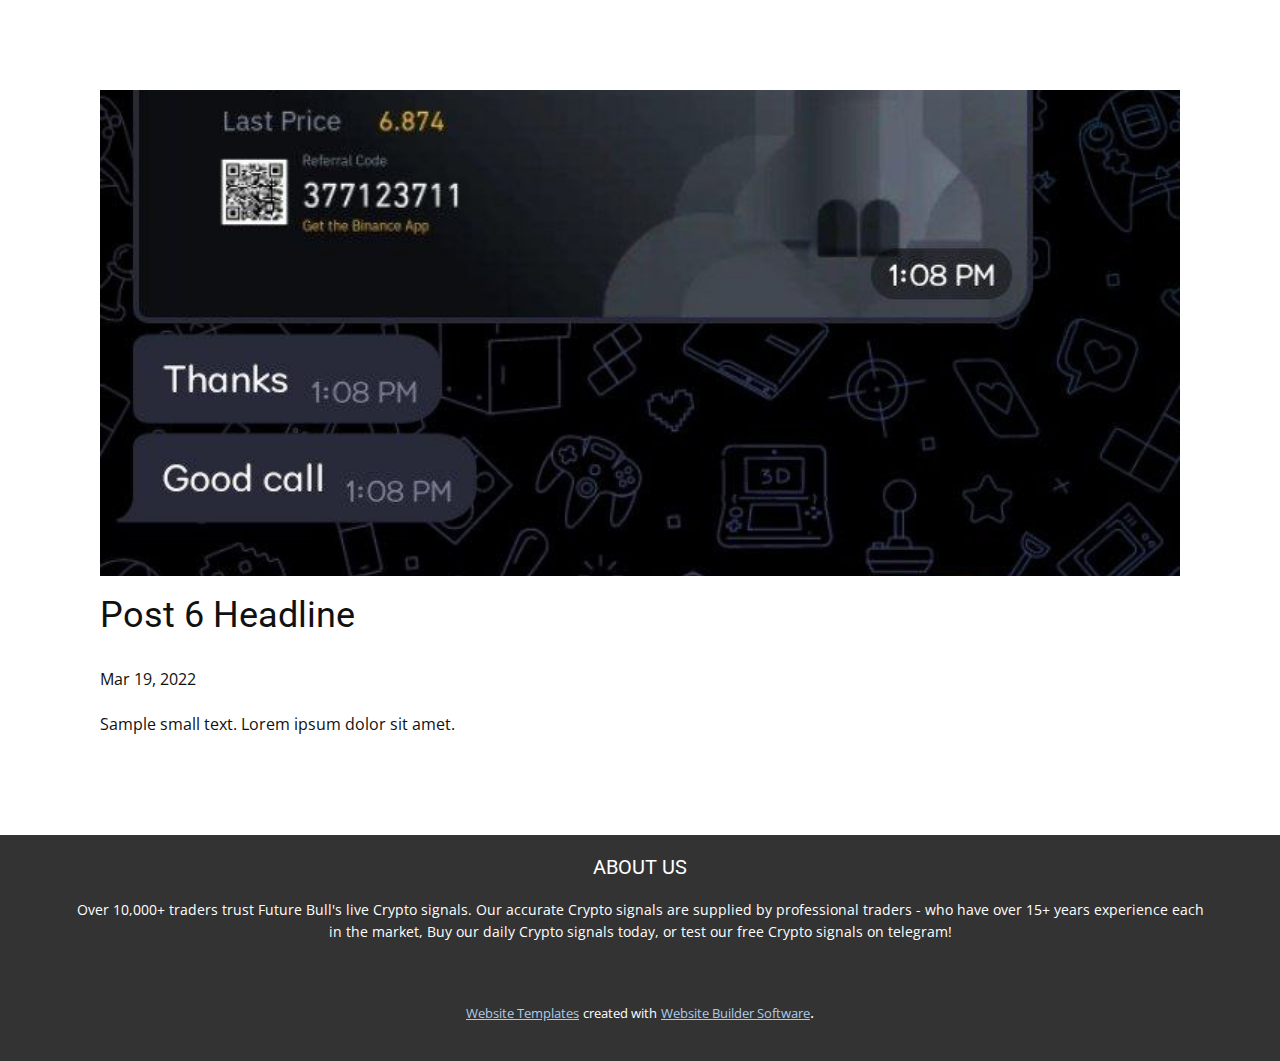
<file: blog/post-5.html>
<!doctype html>
<html style="font-size: 16px;"><head>
    <meta name="viewport" content="width=device-width, initial-scale=1.0">
    <meta charset="utf-8">
    <meta name="keywords" content="Post 1 Headline">
    <meta name="description" content="">
    <meta name="page_type" content="np-template-header-footer-from-plugin">
    <title>Post 6 Headline</title>
    <link rel="stylesheet" href="../nicepage.css" media="screen">
<link rel="stylesheet" href="../Post-Template.css" media="screen">
    <script class="u-script" type="text/javascript" src="../jquery.js" defer=""></script>
    <script class="u-script" type="text/javascript" src="../nicepage.js" defer=""></script>
    <meta name="generator" content="Nicepage 4.7.1, nicepage.com">
    <link id="u-theme-google-font" rel="stylesheet" href="https://fonts.googleapis.com/css?family=Roboto:100,100i,300,300i,400,400i,500,500i,700,700i,900,900i|Open+Sans:300,300i,400,400i,500,500i,600,600i,700,700i,800,800i">
    
    
    <script type="application/ld+json">{
		"@context": "http://schema.org",
		"@type": "Organization",
		"name": ""
}</script>
    <meta name="theme-color" content="#478ac9">
  </head>
  <body class="u-body u-xl-mode"><header class="u-clearfix u-header u-header" id="sec-7550"><div class="u-clearfix u-sheet u-sheet-1"></div></header>
    <section class="u-align-center u-clearfix u-section-1" id="sec-e4a9">
      <div class="u-clearfix u-sheet u-valign-middle-md u-valign-middle-sm u-valign-middle-xs u-sheet-1"><!--post_details--><!--post_details_options_json--><!--{"source":""}--><!--/post_details_options_json--><!--blog_post-->
        <div class="u-container-style u-expanded-width u-post-details u-post-details-1">
          <div class="u-container-layout u-valign-middle u-container-layout-1"><!--blog_post_image-->
            <img alt="" class="u-blog-control u-expanded-width u-image u-image-default u-image-1" src="../images/photo_2022-03-21_06-48-39.jpg"><!--/blog_post_image--><!--blog_post_header-->
            <h2 class="u-blog-control u-text u-text-1">Post 6 Headline</h2><!--/blog_post_header--><!--blog_post_metadata-->
            <div class="u-blog-control u-metadata u-metadata-1"><!--blog_post_metadata_date-->
              <span class="u-meta-date u-meta-icon">Mar 19, 2022</span><!--/blog_post_metadata_date--><!--blog_post_metadata_category-->
              <!--/blog_post_metadata_category--><!--blog_post_metadata_comments-->
              <!--/blog_post_metadata_comments-->
            </div><!--/blog_post_metadata--><!--blog_post_content-->
            <div class="u-align-justify u-blog-control u-post-content u-text u-text-2 fr-view">
  Sample small text. Lorem ipsum dolor sit amet.
  </div><!--/blog_post_content-->
          </div>
        </div><!--/blog_post--><!--/post_details-->
      </div>
    </section>
    
    
    <footer class="u-align-center u-clearfix u-footer u-grey-80 u-footer" id="sec-1186"><div class="u-clearfix u-sheet u-sheet-1">
        <h5 class="u-text u-text-1">ABOUT US</h5>
        <p class="u-hidden-xs u-small-text u-text u-text-variant u-text-2"> Over 10,000+ traders trust Future Bull's live Crypto signals. Our accurate Crypto signals are supplied by professional traders - who have over 15+ years experience each in the market, Buy our daily Crypto signals today, or test our free Crypto signals on telegram!</p>
      </div></footer>
    <section class="u-backlink u-clearfix u-grey-80">
      <a class="u-link" href="https://nicepage.com/website-templates" target="_blank">
        <span>Website Templates</span>
      </a>
      <p class="u-text">
        <span>created with</span>
      </p>
      <a class="u-link" href="" target="_blank">
        <span>Website Builder Software</span>
      </a>. 
    </section>
  
</body></html>
</file>
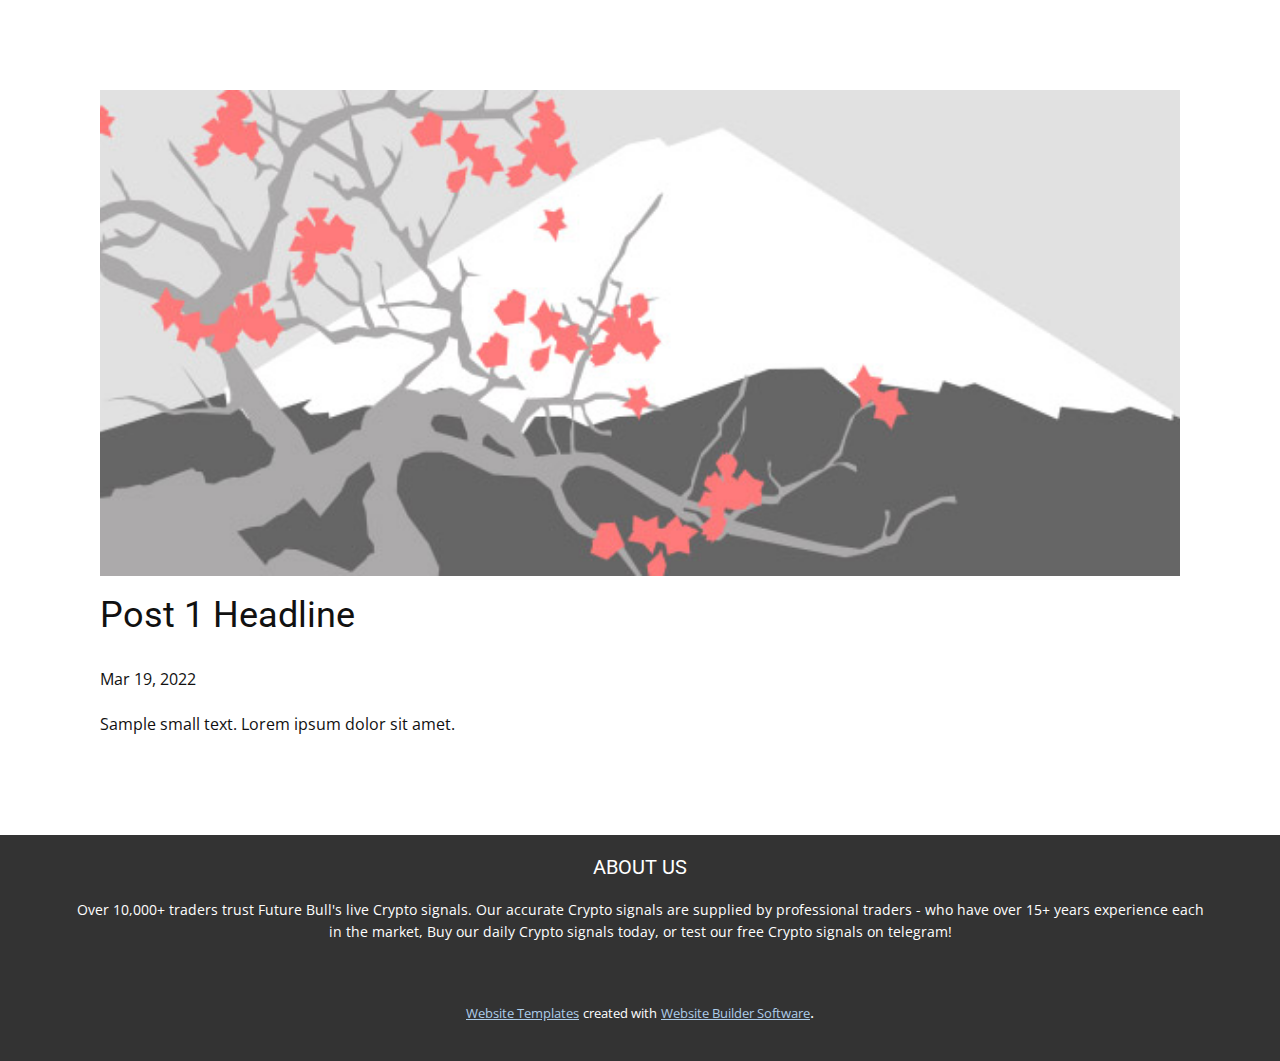
<file: blog/post.html>
<!doctype html>
<html style="font-size: 16px;"><head>
    <meta name="viewport" content="width=device-width, initial-scale=1.0">
    <meta charset="utf-8">
    <meta name="keywords" content="Post 1 Headline">
    <meta name="description" content="">
    <meta name="page_type" content="np-template-header-footer-from-plugin">
    <title>Post 1 Headline</title>
    <link rel="stylesheet" href="../nicepage.css" media="screen">
<link rel="stylesheet" href="../Post-Template.css" media="screen">
    <script class="u-script" type="text/javascript" src="../jquery.js" defer=""></script>
    <script class="u-script" type="text/javascript" src="../nicepage.js" defer=""></script>
    <meta name="generator" content="Nicepage 4.7.1, nicepage.com">
    <link id="u-theme-google-font" rel="stylesheet" href="https://fonts.googleapis.com/css?family=Roboto:100,100i,300,300i,400,400i,500,500i,700,700i,900,900i|Open+Sans:300,300i,400,400i,500,500i,600,600i,700,700i,800,800i">
    
    
    <script type="application/ld+json">{
		"@context": "http://schema.org",
		"@type": "Organization",
		"name": ""
}</script>
    <meta name="theme-color" content="#478ac9">
  </head>
  <body class="u-body u-xl-mode"><header class="u-clearfix u-header u-header" id="sec-7550"><div class="u-clearfix u-sheet u-sheet-1"></div></header>
    <section class="u-align-center u-clearfix u-section-1" id="sec-e4a9">
      <div class="u-clearfix u-sheet u-valign-middle-md u-valign-middle-sm u-valign-middle-xs u-sheet-1"><!--post_details--><!--post_details_options_json--><!--{"source":""}--><!--/post_details_options_json--><!--blog_post-->
        <div class="u-container-style u-expanded-width u-post-details u-post-details-1">
          <div class="u-container-layout u-valign-middle u-container-layout-1"><!--blog_post_image-->
            <img alt="" class="u-blog-control u-expanded-width u-image u-image-default u-image-1" src="[data-uri]"><!--/blog_post_image--><!--blog_post_header-->
            <h2 class="u-blog-control u-text u-text-1">Post 1 Headline</h2><!--/blog_post_header--><!--blog_post_metadata-->
            <div class="u-blog-control u-metadata u-metadata-1"><!--blog_post_metadata_date-->
              <span class="u-meta-date u-meta-icon">Mar 19, 2022</span><!--/blog_post_metadata_date--><!--blog_post_metadata_category-->
              <!--/blog_post_metadata_category--><!--blog_post_metadata_comments-->
              <!--/blog_post_metadata_comments-->
            </div><!--/blog_post_metadata--><!--blog_post_content-->
            <div class="u-align-justify u-blog-control u-post-content u-text u-text-2 fr-view">
  Sample small text. Lorem ipsum dolor sit amet.
  </div><!--/blog_post_content-->
          </div>
        </div><!--/blog_post--><!--/post_details-->
      </div>
    </section>
    
    
    <footer class="u-align-center u-clearfix u-footer u-grey-80 u-footer" id="sec-1186"><div class="u-clearfix u-sheet u-sheet-1">
        <h5 class="u-text u-text-1">ABOUT US</h5>
        <p class="u-hidden-xs u-small-text u-text u-text-variant u-text-2"> Over 10,000+ traders trust Future Bull's live Crypto signals. Our accurate Crypto signals are supplied by professional traders - who have over 15+ years experience each in the market, Buy our daily Crypto signals today, or test our free Crypto signals on telegram!</p>
      </div></footer>
    <section class="u-backlink u-clearfix u-grey-80">
      <a class="u-link" href="https://nicepage.com/website-templates" target="_blank">
        <span>Website Templates</span>
      </a>
      <p class="u-text">
        <span>created with</span>
      </p>
      <a class="u-link" href="" target="_blank">
        <span>Website Builder Software</span>
      </a>. 
    </section>
  
</body></html>
</file>
